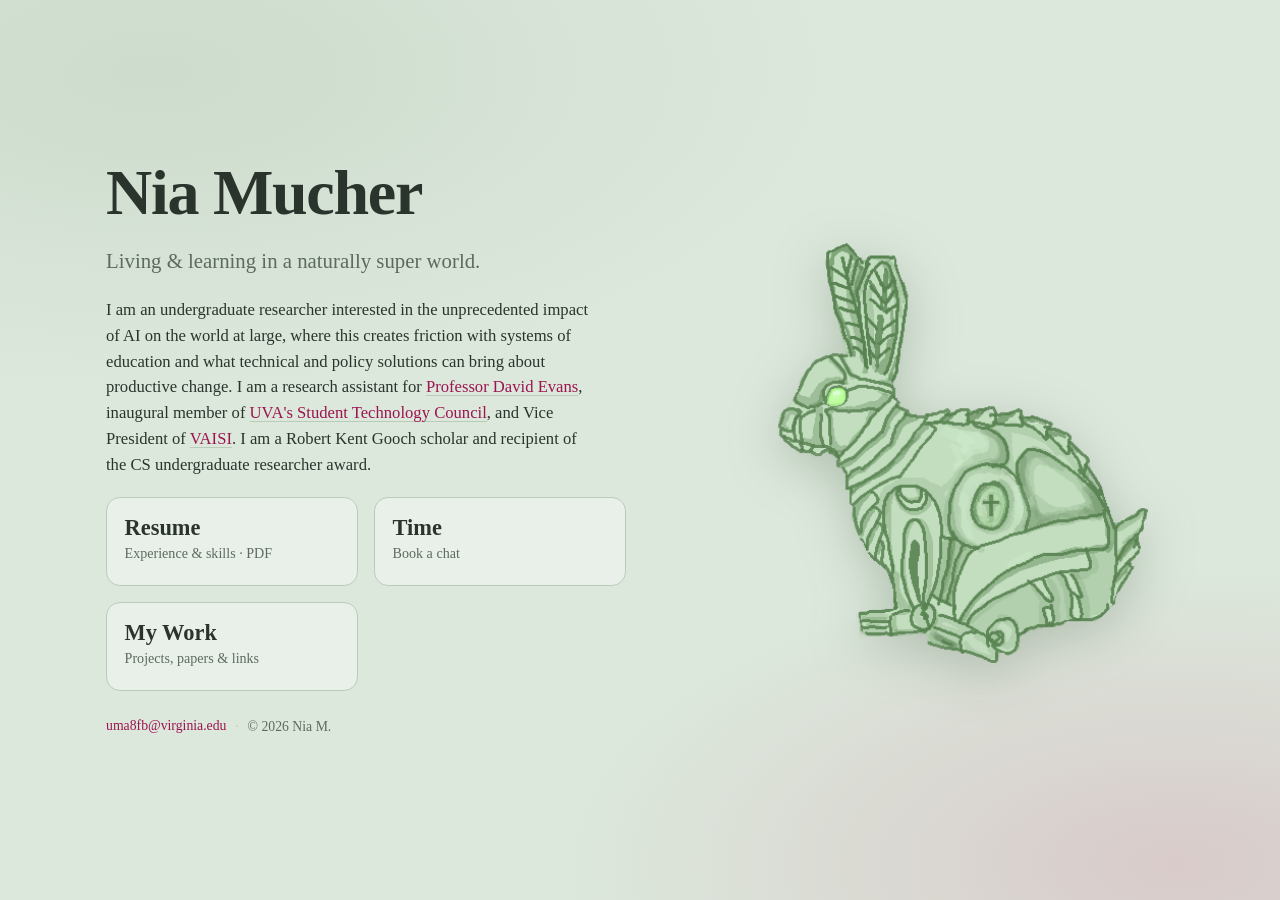
<file: index.html>
<!DOCTYPE html>
<html lang="en">
<head>
  <meta charset="UTF-8" />
  <meta name="viewport" content="width=device-width, initial-scale=1.0" />
  <title>Nia M.</title>
  <meta name="description" content="Nia Mucher — living & learning in a naturally super world." />
<style>
.intro a {
  color: var(--rose-dk);
  text-decoration: underline;
  text-decoration-color: var(--line);
  text-underline-offset: 3px;
  transition: text-decoration-color 0.2s ease;
}
.intro a:hover {
  text-decoration-color: var(--rose-dk);
}
:root{color-scheme:light;}
:root {
  --paper:   #dce8dc;
  --paper-2: #cfe0cf;
  --ink:     #2b342c;
  --muted:   #5c6b5e;
  --line:    #b9ccb9;
  --sage:    #7d9a7e;
  --sage-dk: #566f58;
  --rose:    #c2185b;
  --rose-dk: #9c1450;
}

* { box-sizing: border-box; }
html { -webkit-text-size-adjust: 100%; }

body {
  margin: 0;
  min-height: 100dvh;
  background:
    radial-gradient(90% 60% at 12% 8%,  rgba(125,154,126,0.16), transparent 60%),
    radial-gradient(80% 55% at 92% 96%, rgba(194,24,91,0.14), transparent 60%),
    var(--paper);
  color: var(--ink);
  font-family: Georgia, "Times New Roman", Cambria, serif;
  line-height: 1.55;
  -webkit-font-smoothing: antialiased;
  text-rendering: optimizeLegibility;
  overflow-x: hidden;
}

.wrap {
  position: relative;
  z-index: 1;
  max-width: 1180px;
  min-height: 100dvh;
  margin: 0 auto;
  padding: clamp(1.5rem, 4vh, 3rem) clamp(1.5rem, 5vw, 3.5rem);
  display: grid;
  grid-template-columns: minmax(0, 1.15fr) minmax(0, 0.85fr);
  align-items: center;
  gap: clamp(2rem, 5vw, 4rem);
}

.content {
  display: flex;
  flex-direction: column;
  gap: clamp(1rem, 2.2vh, 1.5rem);
}

.name {
  font-family: Georgia, "Times New Roman", Cambria, serif;
  font-weight: 700;
  font-size: clamp(2.6rem, 5.2vw, 4rem);
  line-height: 0.98;
  letter-spacing: -0.02em;
  margin: 0;
}

.tagline {
  font-family: Georgia, "Times New Roman", Cambria, serif;
  font-style: normal;
  font-weight: 400;
  font-size: clamp(1.05rem, 1.8vw, 1.3rem);
  color: var(--muted);
  margin: 0;
}

.intro {
  max-width: 58ch;
  margin: 0;
  font-size: clamp(1rem, 1.3vw, 1.06rem);
}

.cards {
  display: grid;
  grid-template-columns: repeat(2, minmax(0, 1fr));
  gap: clamp(0.75rem, 1.4vw, 1rem);
  max-width: 520px;
}
.card {
  position: relative;
  display: flex;
  flex-direction: column;
  gap: 0.15rem;
  padding: clamp(0.9rem, 2vh, 1.2rem) 1.1rem clamp(1rem, 2.2vh, 1.3rem);
  border: 1px solid var(--line);
  border-radius: 14px;
  background: rgba(255, 255, 255, 0.35);
  text-decoration: none;
  color: var(--ink);
  transition: transform 0.22s ease, border-color 0.22s ease,
              background 0.22s ease, box-shadow 0.22s ease;
}
.card:hover, .card:focus-visible {
  transform: translateY(-3px);
  border-color: var(--rose);
  background: rgba(255, 255, 255, 0.6);
  box-shadow: 0 10px 24px rgba(156, 20, 80, 0.16);
  outline: none;
}
.card-title {
  font-family: Georgia, "Times New Roman", Cambria, serif;
  font-size: clamp(1.2rem, 1.8vw, 1.4rem);
  font-weight: 700;
  line-height: 1.1;
}
.card-desc {
  color: var(--muted);
  font-size: 0.88rem;
}
.card-arrow {
  position: absolute;
  right: 1rem;
  bottom: 0.85rem;
  color: var(--rose-dk);
  opacity: 0;
  transform: translateX(-4px);
  transition: opacity 0.22s ease, transform 0.22s ease;
}
.card:hover .card-arrow, .card:focus-visible .card-arrow {
  opacity: 1;
  transform: translateX(0);
}

.foot {
  font-size: 0.86rem;
  color: var(--muted);
  display: flex;
  align-items: center;
  gap: 0.55rem;
  flex-wrap: wrap;
  margin-top: 0.3rem;
}
.foot a {
  color: var(--rose-dk);
  text-decoration: none;
  border-bottom: 1px solid transparent;
  transition: border-color 0.2s ease;
}
.foot a:hover { border-color: var(--rose-dk); }
.foot-dot { color: var(--line); }

.visual {
  display: flex;
  align-items: center;
  justify-content: center;
  height: 100%;
  padding: 1rem;   
}
.bunny {
  width: 100%;      
  height: auto;
  filter: drop-shadow(0 12px 26px rgba(86, 111, 88, 0.32));
}

@media (prefers-reduced-motion: no-preference) {
  .content, .visual { animation: rise 0.6s ease both; }
  .visual { animation-delay: 0.1s; }
  @keyframes rise {
    from { opacity: 0; transform: translateY(10px); }
    to   { opacity: 1; transform: translateY(0); }
  }
}

@media (max-width: 860px) {
  .wrap {
    grid-template-columns: 1fr;
    grid-template-rows: auto auto;
    padding-top: 2rem;
    gap: 1.5rem;
  }
  .visual { order: -1; }
  .bunny { width: 80%; max-width: 420px; margin: 0 auto; }
  .cards { grid-template-columns: 1fr; gap: 0.6rem; max-width: none; }
  .card {
    flex-direction: row;
    align-items: baseline;
    gap: 0.7rem;
    padding: 0.85rem 1rem;
  }
  .card-desc { margin-left: auto; text-align: right; }
  .card-arrow { display: none; }
}
</style>
</head>
<body>
  <main class="wrap">
    <div class="content">
      <h1 class="name">Nia&nbsp;Mucher</h1>
      <p class="tagline">Living &amp; learning in a naturally super world.</p>

      <p class="intro">
        I am an undergraduate researcher interested in the unprecedented impact of AI on the world at
        large, where this creates friction with systems of education and what
        technical and policy solutions can bring about productive change. I am a research assistant for
        <a href="https://www.cs.virginia.edu/~evans/" target="_blank" rel="noopener">Professor David Evans</a>,
        inaugural member of
        <a href="https://dtdlab.virginia.edu/project/student-technology-council/" target="_blank" rel="noopener">UVA's Student Technology Council</a>,
        and Vice President of
        <a href="https://vaisi.org/" target="_blank" rel="noopener">VAISI</a>. I am a
        Robert Kent Gooch scholar and recipient of the CS undergraduate
        researcher award.
      </p>

      <nav class="cards" aria-label="Sections">
        <a class="card" href="resume.pdf" target="_blank" rel="noopener">
          <span class="card-title">Resume</span>
          <span class="card-desc">Experience &amp; skills &middot; PDF</span>
          <span class="card-arrow" aria-hidden="true">↗</span>
        </a>
       
        <a class="card" href="https://bookings.cloud.microsoft/bookwithme/user/ce671a40730e45f89d8baac38714e128%40virginia.edu?anonymous&ismsaljsauthenabled" target="_blank" rel="noopener">
          <span class="card-title">Time</span>
          <span class="card-desc">Book a chat</span>
          <span class="card-arrow" aria-hidden="true">↗</span>
        </a>

        <a class="card" href="my-work.html">
          <span class="card-title">My Work</span>
          <span class="card-desc">Projects, papers &amp; links</span>
          <span class="card-arrow" aria-hidden="true">↗</span>
        </a>
      </nav>

      <footer class="foot">
        <a href="mailto:uma8fb@virginia.edu">uma8fb@virginia.edu</a>
        <span class="foot-dot" aria-hidden="true">·</span>
        <span>&copy; 2026 Nia&nbsp;M.</span>
      </footer>
    </div>

    <div class="visual">
      <img class="bunny" src="bunny.png" alt="Nia's green mechanical bunny" />
    </div>
  </main>
</body>
</html>
</file>
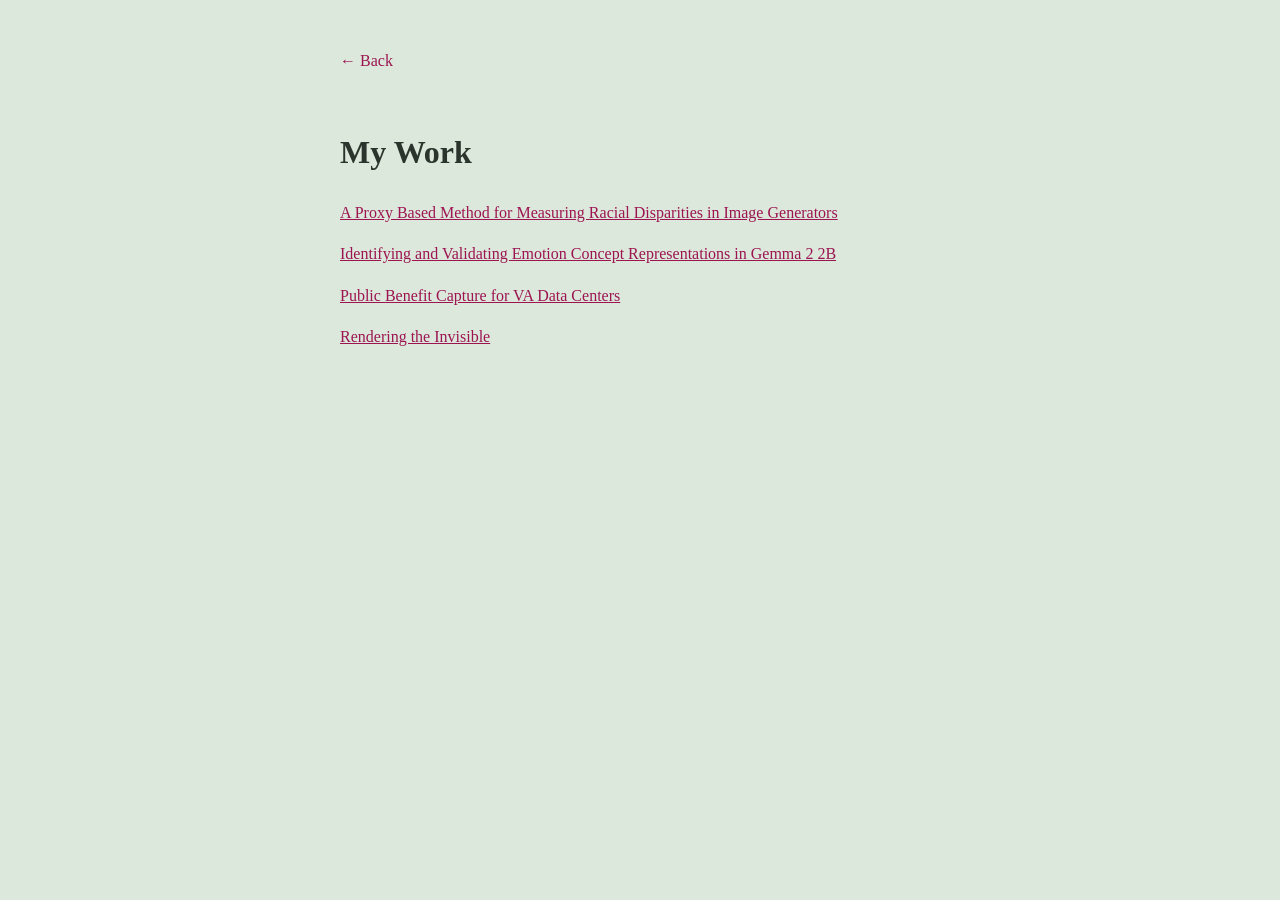
<file: my-work.html>
<!DOCTYPE html>
<html lang="en">
<head>
  <meta charset="UTF-8" />
  <meta name="viewport" content="width=device-width, initial-scale=1.0" />
  <title>My Work — Nia M.</title>
  <style>
    body {
      font-family: Georgia, "Times New Roman", serif;
      background: #dce8dc;
      color: #2b342c;
      max-width: 600px;
      margin: 3rem auto;
      padding: 0 1.5rem;
      line-height: 1.6;
    }
    a { color: #9c1450; }
    a:hover { text-decoration: underline; }
    .back { display: inline-block; margin-bottom: 2rem; text-decoration: none; }
  </style>
</head>
<body>
  <a href="index.html" class="back">← Back</a>

  <h1>My Work</h1>


 <p> <a href="proxypaper.pdf" target="_blank" rel="noopener noreferrer">A Proxy Based Method for Measuring Racial Disparities in Image Generators</a> </p>
 <p> <a href="https://vaisi.substack.com/p/identifying-and-validating-emotion" target="_blank" rel="noopener noreferrer">Identifying and Validating Emotion Concept Representations in Gemma 2 2B </a></p>
  <p><a href="https://www.vaisi.org/research/fellowship_projects/Policy%20Virginia%20Public%20Contribution%20Req%20%E2%80%93%20Nia%20Mucher%20%E2%80%93%205_12_26.pdf" target="_blank" rel="noopener noreferrer">Public Benefit Capture for VA Data Centers</a</p>
 <p> <a href="rendering.pdf" target="_blank" rel="noopener noreferrer">Rendering the Invisible</a> </p>

</body>
</html>
</file>
